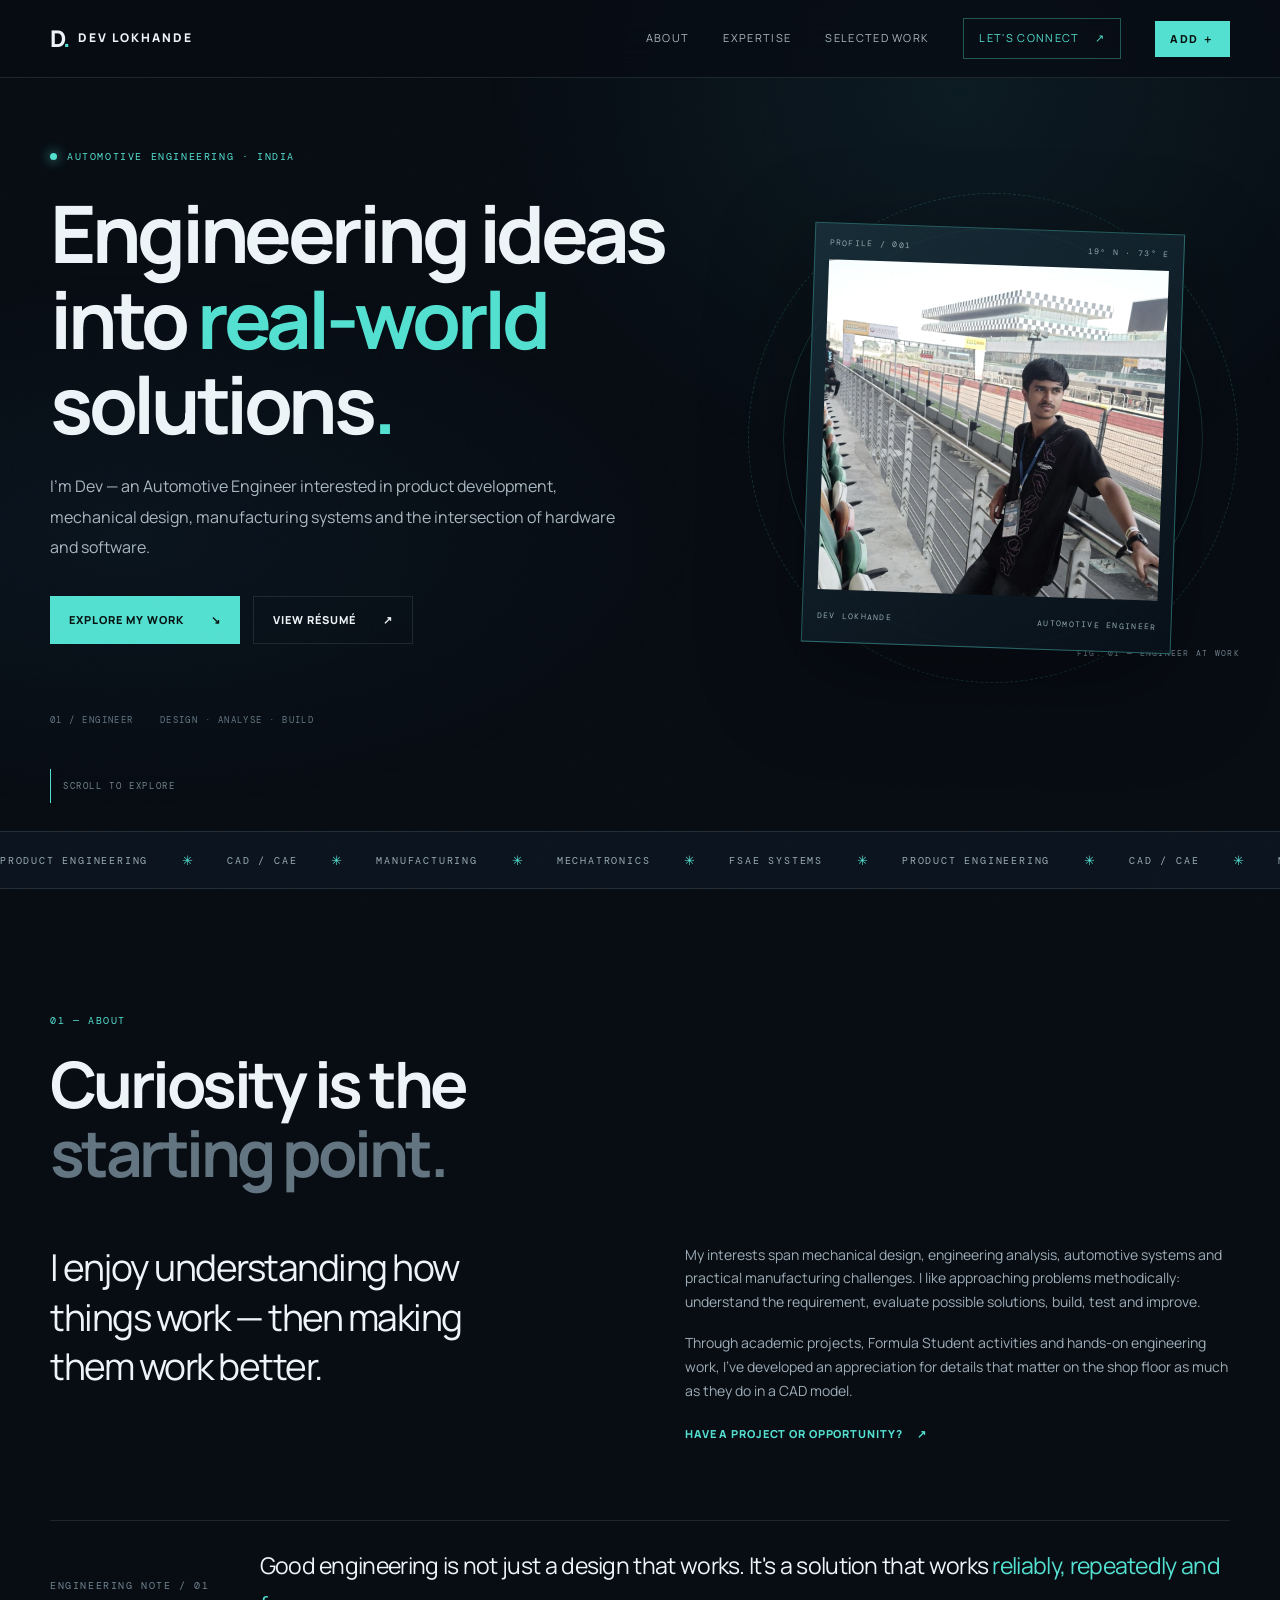
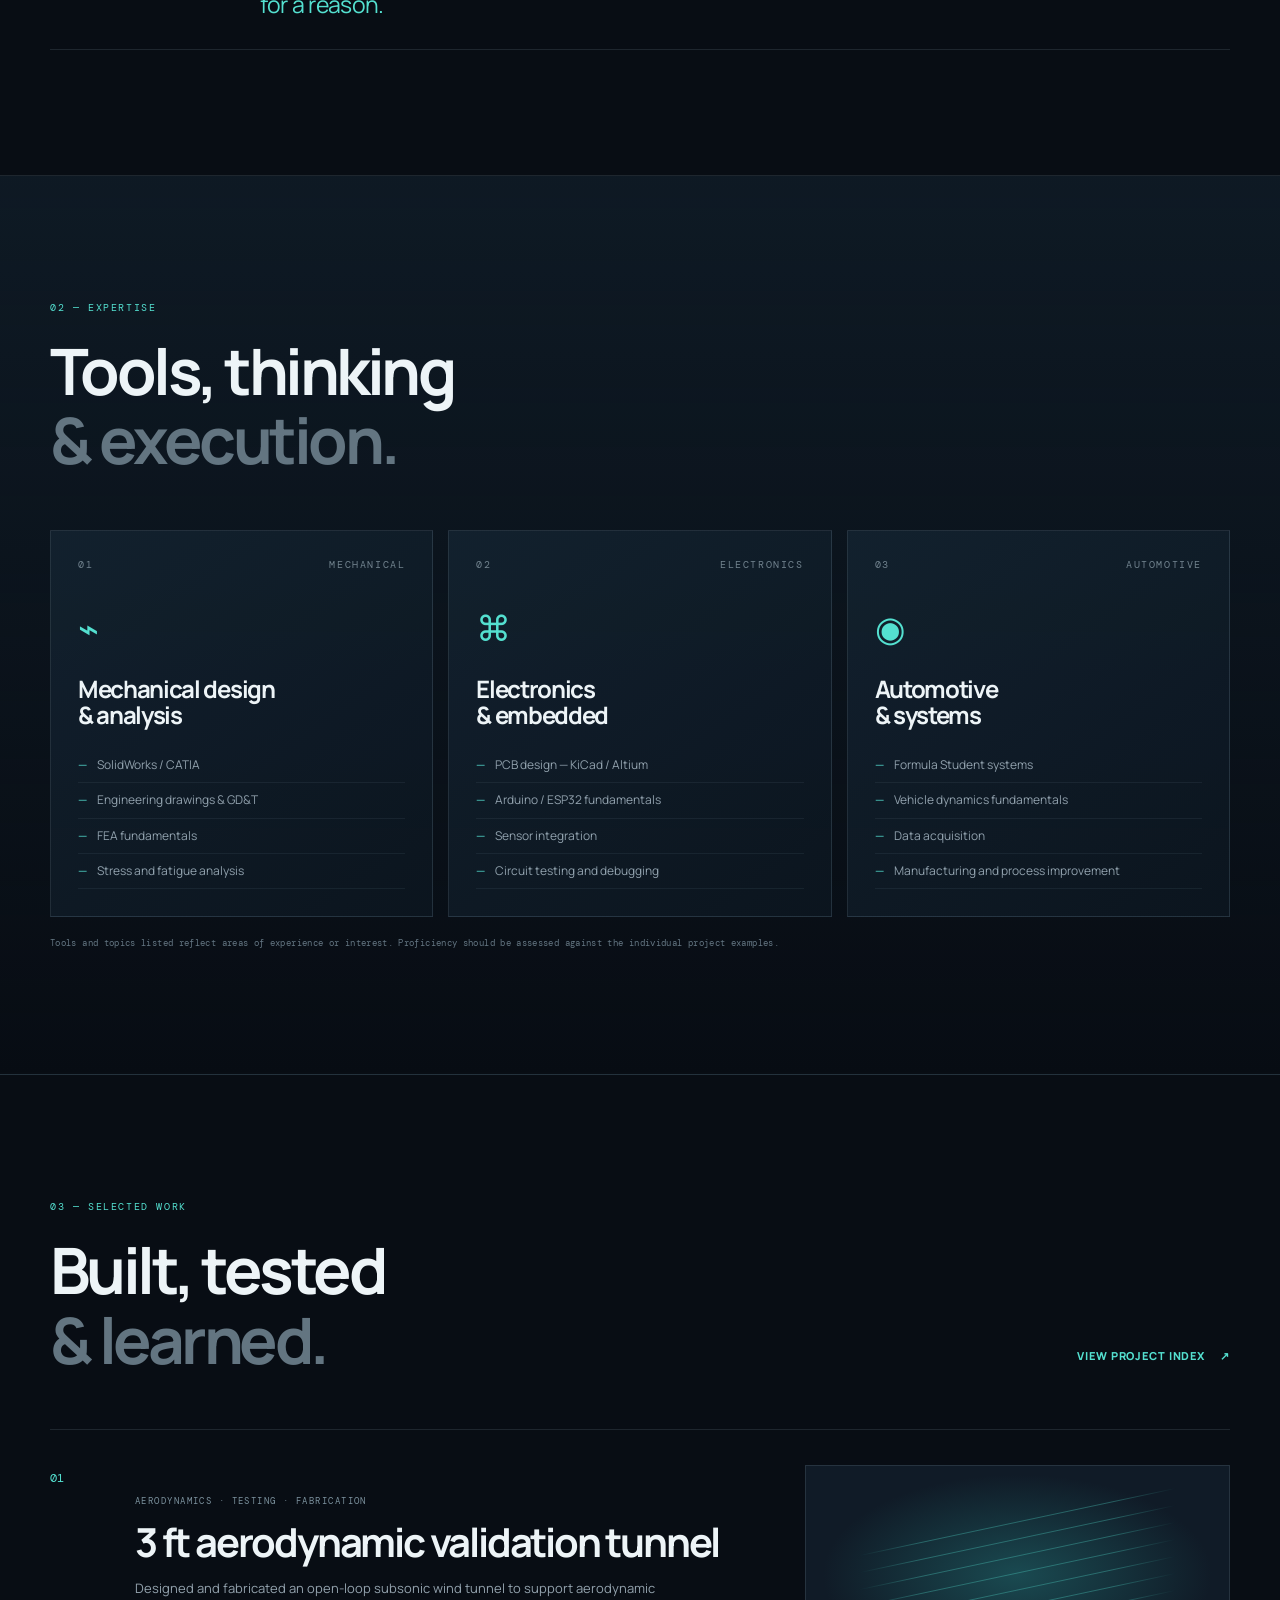
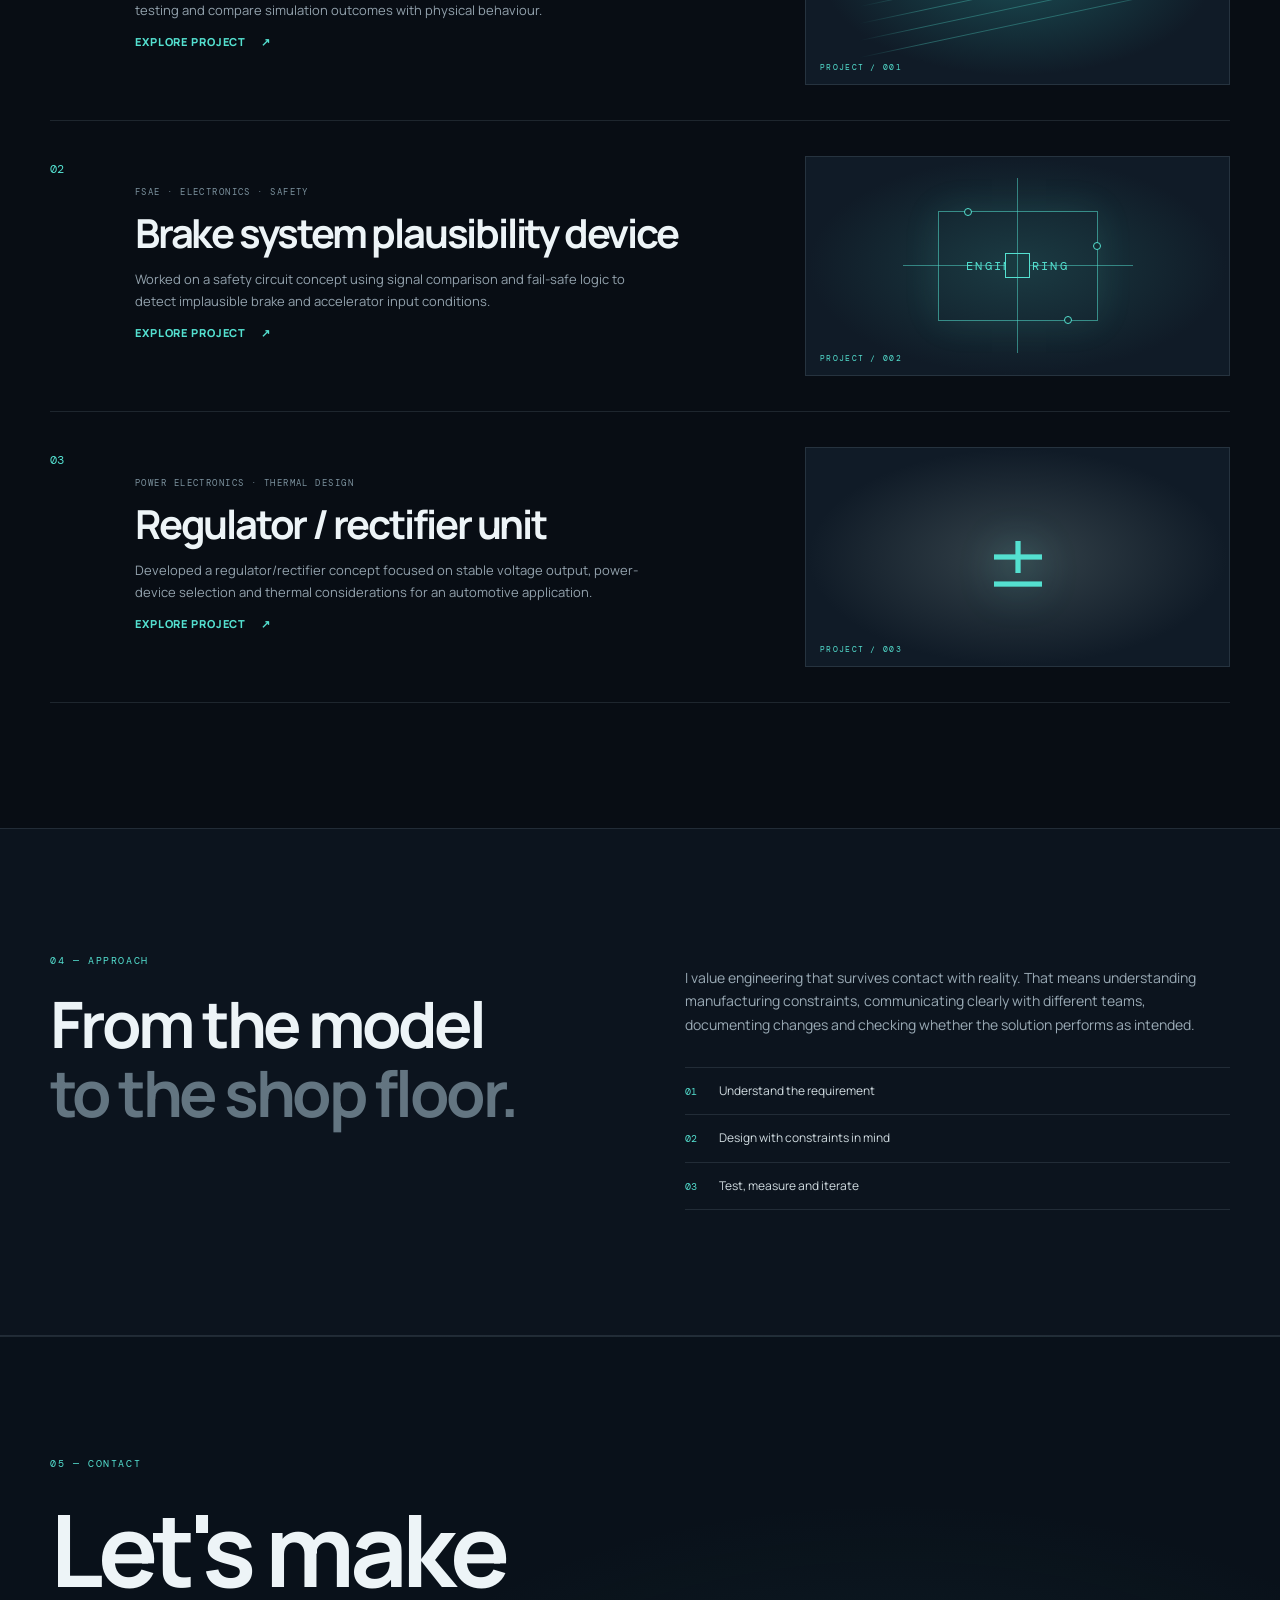
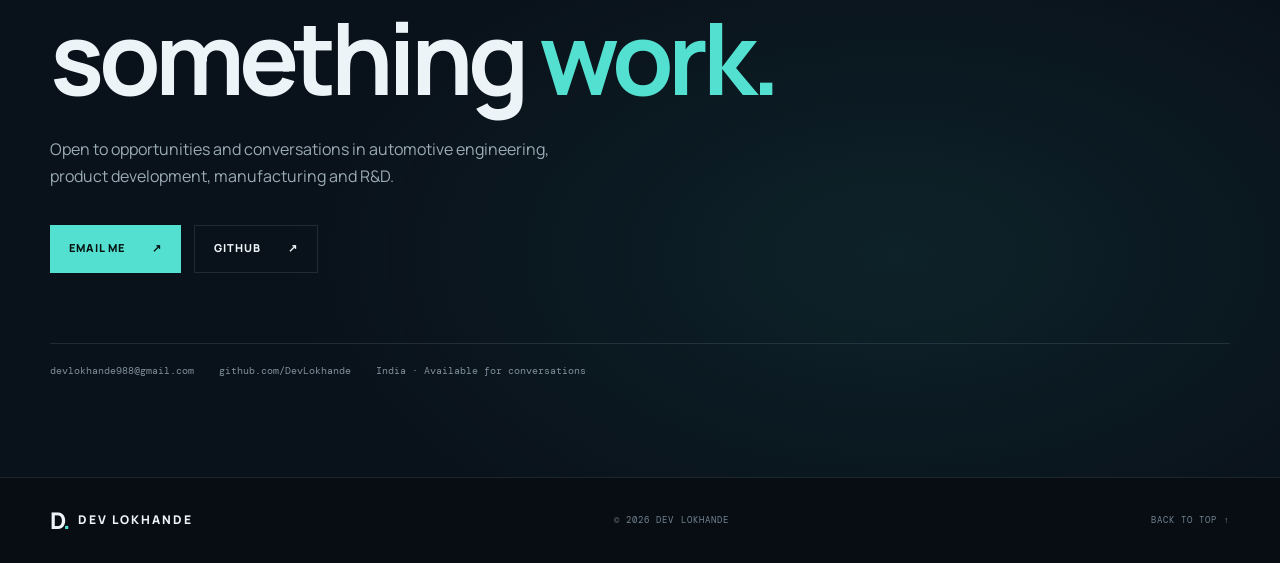
<file: index.html>
<!DOCTYPE html>
<html lang="en">
<head>
  <meta charset="UTF-8">
  <meta name="viewport" content="width=device-width, initial-scale=1.0">
  <meta name="theme-color" content="#080d14">
  <meta name="description" content="Dev Lokhande — Automotive Engineer focused on product engineering, CAD/CAE, mechatronics and manufacturing systems.">
  <title>Dev Lokhande | Automotive & Product Engineer</title>
  <link rel="preconnect" href="https://fonts.googleapis.com">
  <link rel="preconnect" href="https://fonts.gstatic.com" crossorigin>
  <link href="https://fonts.googleapis.com/css2?family=DM+Mono:wght@400;500&family=Manrope:wght@400;500;600;700;800&display=swap" rel="stylesheet">
  <link rel="stylesheet" href="style.css">
  <script src="script.js" defer></script>
  <script src="projects-public.js" defer></script>
</head>
<body>
  <div class="noise" aria-hidden="true"></div>
  <header class="site-header" id="top">
    <a class="brand" href="#top" aria-label="Dev Lokhande home"><span class="brand-mark">D<span>.</span></span><span>DEV LOKHANDE</span></a>
    <button class="menu-toggle" aria-label="Open navigation" aria-expanded="false" aria-controls="site-nav"><span></span><span></span></button>
    <nav class="site-nav" id="site-nav">
      <a href="#about">About</a><a href="#expertise">Expertise</a><a href="#work">Selected work</a><a href="#contact" class="nav-cta">Let's connect <span>↗</span></a>
    <div class="add-menu"><button class="add-nav" type="button" aria-expanded="false">ADD <span>＋</span></button><div class="add-menu-items"><a href="admin.html#projects">Add Projects</a><a href="admin.html#cv">Add CV</a></div></div></nav>
  </header>

  <main>
    <section class="hero shell">
      <div class="hero-copy reveal">
        <p class="eyebrow"><span class="status-dot"></span> AUTOMOTIVE ENGINEERING · INDIA</p>
        <h1>Engineering ideas<br>into <span class="accent-text">real-world</span><br>solutions<span class="hero-period">.</span></h1>
        <p class="hero-intro">I'm Dev — an Automotive Engineer interested in product development, mechanical design, manufacturing systems and the intersection of hardware and software.</p>
        <div class="hero-actions">
          <a class="button button-primary" href="#work">Explore my work <span>↘</span></a>
          <a class="button button-ghost" id="cv-link" href="Dev_Lokhande_CV.pdf" target="_blank" rel="noopener">View résumé <span>↗</span></a>
        </div>
        <div class="hero-meta"><span>01 / ENGINEER</span><span>DESIGN · ANALYSE · BUILD</span></div>
      </div>
      <div class="hero-visual reveal reveal-delay">
        <div class="visual-frame">
          <div class="frame-top"><span>PROFILE / 001</span><span>19° N · 73° E</span></div>
          <img src="myphoto.jpeg" alt="Portrait of Dev Lokhande" class="profile-photo" onerror="this.style.display='none';this.nextElementSibling.style.display='grid'">
          <div class="photo-fallback"><span>DL</span><small>ADD YOUR PHOTO<br>AS myphoto.jpeg</small></div>
          <div class="image-caption"><span>DEV LOKHANDE</span><span>AUTOMOTIVE ENGINEER</span></div>
        </div>
        <div class="orbit orbit-one"></div><div class="orbit orbit-two"></div>
        <span class="visual-index">FIG. 01 — ENGINEER AT WORK</span>
      </div>
      <a class="scroll-cue" href="#about"><span></span> SCROLL TO EXPLORE</a>
    </section>

    <section class="ticker" aria-label="Areas of interest"><div class="ticker-track">
      <span>PRODUCT ENGINEERING</span><i>✳</i><span>CAD / CAE</span><i>✳</i><span>MANUFACTURING</span><i>✳</i><span>MECHATRONICS</span><i>✳</i><span>FSAE SYSTEMS</span><i>✳</i>
      <span>PRODUCT ENGINEERING</span><i>✳</i><span>CAD / CAE</span><i>✳</i><span>MANUFACTURING</span><i>✳</i><span>MECHATRONICS</span><i>✳</i><span>FSAE SYSTEMS</span><i>✳</i>
    </div></section>

    <section class="section shell" id="about">
      <div class="section-heading reveal"><p class="eyebrow">01 — ABOUT</p><h2>Curiosity is the<br><span class="muted">starting point.</span></h2></div>
      <div class="about-layout">
        <p class="about-lead reveal">I enjoy understanding how things work — then making them work better.</p>
        <div class="about-body reveal reveal-delay">
          <p>My interests span mechanical design, engineering analysis, automotive systems and practical manufacturing challenges. I like approaching problems methodically: understand the requirement, evaluate possible solutions, build, test and improve.</p>
          <p>Through academic projects, Formula Student activities and hands-on engineering work, I've developed an appreciation for details that matter on the shop floor as much as they do in a CAD model.</p>
          <a class="text-link" href="#contact">Have a project or opportunity? <span>↗</span></a>
        </div>
      </div>
      <div class="principle-strip reveal"><span class="principle-number">ENGINEERING NOTE / 01</span><p>Good engineering is not just a design that works. It's a solution that works <em>reliably, repeatedly and for a reason.</em></p></div>
    </section>

    <section class="section expertise-section" id="expertise">
      <div class="shell">
        <div class="section-heading reveal"><p class="eyebrow">02 — EXPERTISE</p><h2>Tools, thinking<br><span class="muted">&amp; execution.</span></h2></div>
        <div class="expertise-grid">
          <article class="expertise-card reveal"><div class="card-top"><span>01</span><span>MECHANICAL</span></div><div class="line-icon">⌁</div><h3>Mechanical design<br>&amp; analysis</h3><ul><li>SolidWorks / CATIA</li><li>Engineering drawings &amp; GD&amp;T</li><li>FEA fundamentals</li><li>Stress and fatigue analysis</li></ul></article>
          <article class="expertise-card reveal reveal-delay"><div class="card-top"><span>02</span><span>ELECTRONICS</span></div><div class="line-icon">⌘</div><h3>Electronics<br>&amp; embedded</h3><ul><li>PCB design — KiCad / Altium</li><li>Arduino / ESP32 fundamentals</li><li>Sensor integration</li><li>Circuit testing and debugging</li></ul></article>
          <article class="expertise-card reveal reveal-delay-2"><div class="card-top"><span>03</span><span>AUTOMOTIVE</span></div><div class="line-icon">◉</div><h3>Automotive<br>&amp; systems</h3><ul><li>Formula Student systems</li><li>Vehicle dynamics fundamentals</li><li>Data acquisition</li><li>Manufacturing and process improvement</li></ul></article>
        </div>
        <p class="fine-print">Tools and topics listed reflect areas of experience or interest. Proficiency should be assessed against the individual project examples.</p>
      </div>
    </section>

    <section class="section shell" id="work">
      <div class="work-heading reveal"><div class="section-heading"><p class="eyebrow">03 — SELECTED WORK</p><h2>Built, tested<br><span class="muted">&amp; learned.</span></h2></div><a class="text-link all-projects-link" href="projects.html">View project index <span>↗</span></a></div>
      <div class="project-list" id="featured-projects"><p class="projects-loading">Loading selected projects…</p></div>
    </section>

    <section class="section experience-section">
      <div class="shell experience-layout">
        <div class="section-heading reveal"><p class="eyebrow">04 — APPROACH</p><h2>From the model<br><span class="muted">to the shop floor.</span></h2></div>
        <div class="experience-copy reveal reveal-delay"><p>I value engineering that survives contact with reality. That means understanding manufacturing constraints, communicating clearly with different teams, documenting changes and checking whether the solution performs as intended.</p><div class="approach-list"><div><span>01</span> Understand the requirement</div><div><span>02</span> Design with constraints in mind</div><div><span>03</span> Test, measure and iterate</div></div></div>
      </div>
    </section>

    <section class="contact-section" id="contact"><div class="shell contact-inner reveal">
      <p class="eyebrow">05 — CONTACT</p><h2>Let's make<br>something <span class="accent-text">work.</span></h2>
      <p class="contact-copy">Open to opportunities and conversations in automotive engineering, product development, manufacturing and R&amp;D.</p>
      <div class="contact-actions"><a class="button button-primary" href="mailto:devlokhande988@gmail.com">Email me <span>↗</span></a><a class="button button-ghost" href="https://github.com/DevLokhande" target="_blank" rel="noopener">GitHub <span>↗</span></a></div>
      <div class="contact-details"><a href="mailto:devlokhande988@gmail.com">devlokhande988@gmail.com</a><a href="https://github.com/DevLokhande" target="_blank" rel="noopener">github.com/DevLokhande</a><span>India · Available for conversations</span></div>
    </div></section>
  </main>
  <footer class="site-footer"><div class="shell"><a class="brand" href="#top"><span class="brand-mark">D<span>.</span></span><span>DEV LOKHANDE</span></a><span>© <span id="year"></span> DEV LOKHANDE</span><a href="#top">BACK TO TOP ↑</a></div></footer>
</body>
</html>
</file>
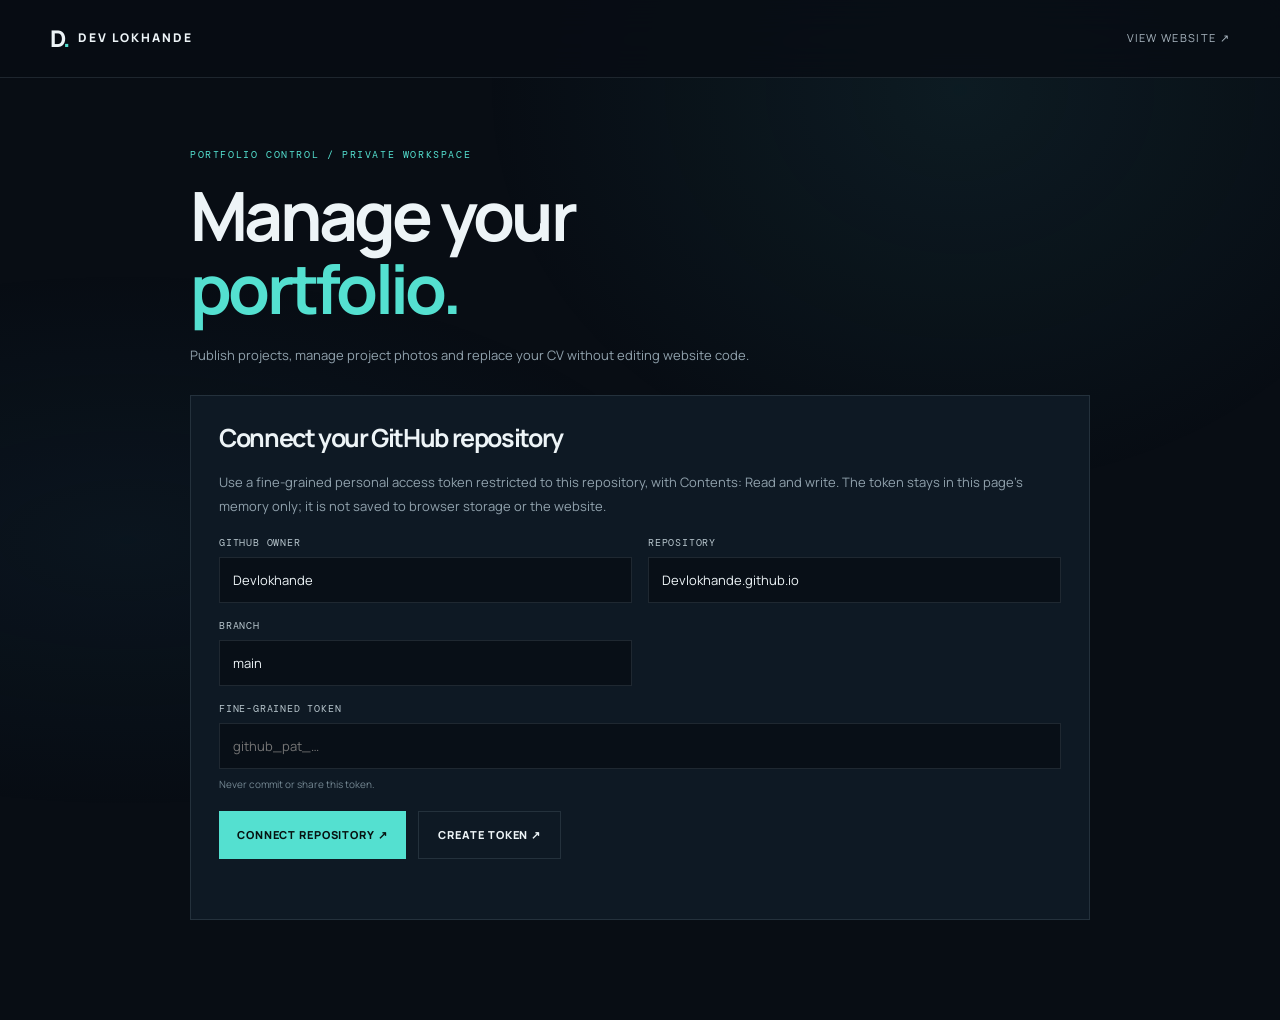
<file: admin.html>
<!doctype html>
<html lang="en"><head><meta charset="utf-8"><meta name="viewport" content="width=device-width,initial-scale=1"><meta name="robots" content="noindex,nofollow"><meta name="theme-color" content="#080d14"><title>Portfolio CMS | Dev Lokhande</title><link rel="preconnect" href="https://fonts.googleapis.com"><link rel="preconnect" href="https://fonts.gstatic.com" crossorigin><link href="https://fonts.googleapis.com/css2?family=DM+Mono:wght@400;500&family=Manrope:wght@400;500;600;700;800&display=swap" rel="stylesheet"><link rel="stylesheet" href="style.css"><style>
.admin{max-width:900px;margin:70px auto 100px;width:calc(100% - 40px)}.admin h1{font-size:clamp(42px,7vw,68px);margin:18px 0}.admin .lead,.hint{color:#91a2ad;font-size:13px;line-height:1.8}.panel{margin-top:28px;padding:28px;border:1px solid var(--line);background:#0e1924}.panel h2{font-size:25px;margin:0 0 20px}.grid{display:grid;grid-template-columns:1fr 1fr;gap:16px}.field{display:grid;gap:8px;color:#b7c5cc;font:10px var(--mono);letter-spacing:.08em;text-transform:uppercase}.field.full{grid-column:1/-1}.field input,.field textarea{width:100%;padding:13px;background:#080f17;border:1px solid var(--line);color:#edf4f7;font:13px var(--font);outline:none}.field input:focus,.field textarea:focus{border-color:var(--accent)}.field small{color:#748792;font:10px var(--font);letter-spacing:0;text-transform:none}.actions{display:flex;gap:12px;flex-wrap:wrap;margin-top:20px}.admin button{border:0;cursor:pointer}.admin-btn{padding:13px 18px;background:var(--accent);color:#071311;font-weight:800;font-size:11px;letter-spacing:.08em;text-transform:uppercase}.admin-btn.alt{background:transparent;border:1px solid var(--line);color:#dce7eb}.admin-btn:disabled{opacity:.5;cursor:wait}.status{font:11px var(--mono);color:var(--accent);margin-top:14px;min-height:18px}.status.error{color:#ff9b9b}.tabs{display:flex;gap:8px;margin-top:32px}.tabs button{padding:12px 16px;background:#101b27;color:#aab8c1;font:11px var(--mono);cursor:pointer}.tabs button.active{background:var(--accent);color:#071311}.project-item{padding:15px 0;border-bottom:1px solid var(--line);display:flex;justify-content:space-between;gap:15px;align-items:center}.project-item p{color:#8496a1;font:10px var(--mono);margin-top:5px}.project-item button{background:none;color:var(--accent);font:10px var(--mono);margin-left:12px}.project-item button.del{color:#ff9b9b}.check{display:flex;gap:10px;align-items:center;color:#b7c5cc;font-size:12px;margin-top:15px}.existing{display:flex;gap:10px;flex-wrap:wrap;margin-top:10px}.existing label{font-size:10px;color:#aab8c1}.existing img{width:90px;height:70px;object-fit:cover;display:block;margin-bottom:5px}.admin-note{border-left:2px solid var(--accent);padding:12px 16px;margin-top:25px;color:#8799a4;font-size:11px;line-height:1.8}.hidden{display:none!important}@media(max-width:600px){.admin{margin-top:40px}.panel{padding:18px}.grid{grid-template-columns:1fr}.field.full{grid-column:auto}.project-item{align-items:flex-start;flex-direction:column}}
</style></head><body>
<header class="site-header"><a class="brand" href="index.html"><span class="brand-mark">D<span>.</span></span><span>DEV LOKHANDE</span></a><nav class="site-nav" style="display:flex"><a href="index.html">VIEW WEBSITE ↗</a></nav></header>
<main class="admin"><p class="eyebrow">PORTFOLIO CONTROL / PRIVATE WORKSPACE</p><h1>Manage your<br><span class="accent-text">portfolio.</span></h1><p class="lead">Publish projects, manage project photos and replace your CV without editing website code.</p>
<section class="panel" id="connect"><h2>Connect your GitHub repository</h2><p class="hint">Use a fine-grained personal access token restricted to this repository, with Contents: Read and write. The token stays in this page's memory only; it is not saved to browser storage or the website.</p><div class="grid" style="margin-top:18px"><label class="field">GitHub owner<input id="owner" value="Devlokhande"></label><label class="field">Repository<input id="repo" value="Devlokhande.github.io"></label><label class="field">Branch<input id="branch" value="main"></label><label class="field full">Fine-grained token<input id="token" type="password" autocomplete="off" placeholder="github_pat_…"><small>Never commit or share this token.</small></label></div><div class="actions"><button class="admin-btn" id="connectBtn">Connect repository ↗</button><a class="button button-ghost" href="https://github.com/settings/personal-access-tokens/new" target="_blank" rel="noopener">Create token ↗</a></div><p class="status" id="connectStatus" role="status"></p></section>
<div id="workspace" class="hidden"><div class="tabs"><button class="active" data-tab="projects">ADD / MANAGE PROJECTS</button><button data-tab="cv">ADD CV</button></div>
<section class="panel" id="projectsPanel"><h2 id="formTitle">Add a project</h2><form id="projectForm"><input type="hidden" id="editId"><div class="grid">
<label class="field">Project title<input id="title" required maxlength="100"></label><label class="field">Category / tags<input id="category" maxlength="120" placeholder="DESIGN · CAD · TESTING"></label>
<label class="field full">Short description<textarea id="summary" rows="3" required maxlength="500"></textarea></label><label class="field full">Objective<textarea id="objective" rows="2" maxlength="600"></textarea></label><label class="field full">Your contribution<textarea id="contribution" rows="2" maxlength="600"></textarea></label><label class="field full">Technical details / results<textarea id="details" rows="4" maxlength="1500"></textarea></label><label class="field full">Project photos<input id="photos" type="file" accept="image/jpeg,image/png,image/webp" multiple><small>JPG, PNG or WebP; maximum 8 MB per photo.</small></label>
<div class="field full hidden" id="existingWrap">Existing photos — tick photos to remove<div id="existing" class="existing"></div></div></div><label class="check"><input id="featured" type="checkbox" checked> Show this project in Selected Work on the homepage</label><div class="actions"><button class="admin-btn" id="saveProject" type="submit">Publish project ↗</button><button class="admin-btn alt hidden" id="cancelEdit" type="button">Cancel edit</button></div></form><p class="status" id="projectStatus" role="status"></p><h2 style="margin-top:35px">Published projects</h2><div id="projectList"></div></section>
<section class="panel hidden" id="cvPanel"><h2>Replace your CV</h2><p class="hint">Upload a PDF. It replaces Dev_Lokhande_CV.pdf, so your existing résumé button keeps working.</p><label class="field" style="margin-top:18px">Latest CV (PDF)<input id="cvFile" type="file" accept="application/pdf,.pdf"><small>Maximum 12 MB.</small></label><p class="hint" id="cvCurrent" style="margin-top:15px"></p><div class="actions"><button class="admin-btn" id="uploadCV" disabled>Replace current CV ↗</button></div><p class="status" id="cvStatus" role="status"></p></section>
<div class="admin-note">Changes are committed directly to your public GitHub repository. GitHub Pages may take a few minutes to publish them. Photos and your CV are public website files — do not upload confidential material. Disconnect or close this tab when finished.</div><div class="actions"><button class="admin-btn alt" id="disconnect">Disconnect</button></div></div>
</main><script>
(function(){
'use strict';
const $=id=>document.getElementById(id), API='https://api.github.com';
let token='',owner='',repo='',branch='main',projects=[];
const DATA='data/projects.json',CV='Dev_Lokhande_CV.pdf',MAX_IMAGE=8*1024*1024,MAX_CV=12*1024*1024;
function status(id,msg,error){$(id).textContent=msg;$(id).classList.toggle('error',!!error)}
function url(path){return API+'/repos/'+encodeURIComponent(owner)+'/'+encodeURIComponent(repo)+'/contents/'+path.split('/').map(encodeURIComponent).join('/')}
async function request(path,method,body,query){const r=await fetch(url(path)+(query||''),{method:method||'GET',headers:{Accept:'application/vnd.github+json',Authorization:'Bearer '+token,'X-GitHub-Api-Version':'2022-11-28',...(body?{'Content-Type':'application/json'}:{})},...(body?{body:JSON.stringify(body)}:{})});const d=await r.json().catch(()=>({}));if(!r.ok){if(r.status===401)throw Error('Token rejected. Check its expiry.');if(r.status===403)throw Error('Access denied. Give this token Contents: Read and write access to this repository.');throw Error(d.message||('GitHub error '+r.status))}return d}
async function get(path){try{return await request(path,'GET',null,'?ref='+encodeURIComponent(branch))}catch(e){if(/not found/i.test(e.message))return null;throw e}}
function text64(s){return btoa(unescape(encodeURIComponent(s)))}
async function file64(file){const a=new Uint8Array(await file.arrayBuffer());let s='';for(let i=0;i<a.length;i+=0x8000)s+=String.fromCharCode.apply(null,a.subarray(i,i+0x8000));return btoa(s)}
async function put(path,content,msg,sha){const body={message:msg,content,branch};if(sha)body.sha=sha;return request(path,'PUT',body)}
function decode(s){return decodeURIComponent(escape(atob(s.replace(/\n/g,''))))}
function slug(s){return s.toLowerCase().normalize('NFKD').replace(/[^a-z0-9]+/g,'-').replace(/^-|-$/g,'').slice(0,50)||'project'}
function safe(s){return s.toLowerCase().replace(/[^a-z0-9.-]+/g,'-').slice(-80)||'photo'}
async function load(){const f=await get(DATA);if(!f){projects=[];await put(DATA,text64('[]'),'Initialize portfolio projects')}else projects=JSON.parse(decode(f.content));render();const cv=await get(CV);$('cvCurrent').textContent=cv?'Current CV: '+CV+' is present in the repository.':'No CV file found yet.'}
async function saveData(msg){const f=await get(DATA);await put(DATA,text64(JSON.stringify(projects,null,2)),msg,f&&f.sha)}
function esc(s){return String(s||'').replace(/[&<>"']/g,c=>({'&':'&amp;','<':'&lt;','>':'&gt;','"':'&quot;',"'":'&#39;'}[c]))}
function render(){$('projectList').innerHTML=projects.length?projects.map(p=>'<div class="project-item"><div><strong>'+esc(p.title)+'</strong><p>'+esc(p.category||'PROJECT')+' · '+(p.images||[]).length+' PHOTO(S)'+(p.featured?' · FEATURED':'')+'</p></div><div><button data-edit="'+esc(p.id)+'">EDIT</button><button class="del" data-delete="'+esc(p.id)+'">DELETE</button></div></div>').join(''):'<p class="hint">No projects yet. Add your first project above.</p>'}
function reset(){ $('projectForm').reset();$('editId').value='';$('featured').checked=true;$('formTitle').textContent='Add a project';$('saveProject').textContent='Publish project ↗';$('cancelEdit').classList.add('hidden');$('existingWrap').classList.add('hidden');$('existing').innerHTML=''}
function edit(id){const p=projects.find(x=>x.id===id);if(!p)return;$('editId').value=p.id;['title','category','summary','objective','contribution','details'].forEach(k=>$(k).value=p[k]||'');$('featured').checked=!!p.featured;$('formTitle').textContent='Edit project';$('saveProject').textContent='Save changes ↗';$('cancelEdit').classList.remove('hidden');$('existingWrap').classList.toggle('hidden',!(p.images||[]).length);$('existing').innerHTML=(p.images||[]).map((src,i)=>'<label><img src="'+esc(src)+'" alt="Existing project photo"><input type="checkbox" value="'+i+'"> Remove</label>').join('');$('formTitle').scrollIntoView({behavior:'smooth',block:'center'})}
async function uploadImages(files,id){const paths=[];for(let i=0;i<files.length;i++){const f=files[i];if(!['image/jpeg','image/png','image/webp'].includes(f.type))throw Error(f.name+': use JPG, PNG or WebP.');if(f.size>MAX_IMAGE)throw Error(f.name+': exceeds 8 MB.');const path='uploads/'+id+'-'+Date.now()+'-'+i+'-'+safe(f.name);await put(path,await file64(f),'Add portfolio photo: '+f.name);paths.push(path)}return paths}
async function removeFile(path){const f=await get(path);if(f)await request(path,'DELETE',{message:'Remove portfolio image',sha:f.sha,branch})}
$('connectBtn').addEventListener('click',async()=>{owner=$('owner').value.trim();repo=$('repo').value.trim();branch=$('branch').value.trim()||'main';token=$('token').value.trim();if(!owner||!repo||!token){status('connectStatus','Enter owner, repository and token.',true);return}const b=$('connectBtn');b.disabled=true;b.textContent='Connecting…';try{const r=await fetch(API+'/repos/'+encodeURIComponent(owner)+'/'+encodeURIComponent(repo),{headers:{Accept:'application/vnd.github+json',Authorization:'Bearer '+token}});if(!r.ok)throw Error(r.status===401?'Token rejected.':r.status===403?'Token lacks repository access.':'Repository not found or not accessible.');const meta=await r.json();if(meta.default_branch!==branch)throw Error('Branch mismatch. This repository default branch is '+meta.default_branch+'.');await load();$('connect').classList.add('hidden');$('workspace').classList.remove('hidden');$('token').value=''}catch(e){token='';$('token').value='';status('connectStatus',e.message,true)}finally{b.disabled=false;b.textContent='Connect repository ↗'}});
$('projectForm').addEventListener('submit',async e=>{e.preventDefault();if(!token)return;const b=$('saveProject');b.disabled=true;b.textContent='Publishing…';status('projectStatus','Uploading project data and photos…');try{const old=$('editId').value,title=$('title').value.trim(),id=old||slug(title)+'-'+Date.now().toString().slice(-6),existing=projects.find(p=>p.id===old);let images=[...(existing?.images||[])];const remove=[...$('existing').querySelectorAll('input:checked')].map(x=>+x.value).sort((a,b)=>b-a),removed=remove.map(i=>images[i]);remove.forEach(i=>images.splice(i,1));images.push(...await uploadImages([...$('photos').files],id));const p={id,title,category:$('category').value.trim(),summary:$('summary').value.trim(),objective:$('objective').value.trim(),contribution:$('contribution').value.trim(),details:$('details').value.trim(),images,featured:$('featured').checked};projects=existing?projects.map(x=>x.id===old?p:x):[p,...projects];await saveData((existing?'Update':'Add')+' portfolio project: '+title);for(const path of removed){try{await removeFile(path)}catch(err){console.warn(err)}}render();reset();status('projectStatus','Project saved to GitHub. Website update may take a few minutes.')}catch(err){status('projectStatus',err.message,true)}finally{b.disabled=false;b.textContent= $('editId').value?'Save changes ↗':'Publish project ↗'}});
$('projectList').addEventListener('click',async e=>{const ed=e.target.closest('[data-edit]'),del=e.target.closest('[data-delete]');if(ed)edit(ed.dataset.edit);if(del&&confirm('Delete this project from your public portfolio?')){const p=projects.find(x=>x.id===del.dataset.delete);try{projects=projects.filter(x=>x.id!==del.dataset.delete);await saveData('Delete portfolio project: '+(p?.title||''));for(const path of p?.images||[]){try{await removeFile(path)}catch(err){console.warn(err)}}render();status('projectStatus','Project deleted.')}catch(err){status('projectStatus',err.message,true)}}});
$('cancelEdit').addEventListener('click',reset);
$('cvFile').addEventListener('change',()=>$('uploadCV').disabled=!$('cvFile').files.length);
$('uploadCV').addEventListener('click',async()=>{const f=$('cvFile').files[0];if(!f||!token)return;if(f.size>MAX_CV){status('cvStatus','PDF exceeds 12 MB.',true);return}if(f.type!=='application/pdf'&&!f.name.toLowerCase().endsWith('.pdf')){status('cvStatus','Choose a PDF file.',true);return}const b=$('uploadCV');b.disabled=true;b.textContent='Replacing…';try{const old=await get(CV);await put(CV,await file64(f),'Replace portfolio CV',old&&old.sha);const sf=await get('data/site.json');const settings=sf?JSON.parse(decode(sf.content)):{};settings.cv=CV;settings.cvVersion=Date.now();await put('data/site.json',text64(JSON.stringify(settings)),'Refresh portfolio CV link',sf&&sf.sha);$('cvCurrent').textContent='Current CV: '+CV+' was just replaced.';$('cvFile').value='';status('cvStatus','CV updated. The existing résumé link remains unchanged.')}catch(err){status('cvStatus',err.message,true)}finally{b.textContent='Replace current CV ↗';b.disabled=true}});
document.querySelectorAll('[data-tab]').forEach(b=>b.addEventListener('click',()=>{document.querySelectorAll('[data-tab]').forEach(x=>x.classList.toggle('active',x===b));$('projectsPanel').classList.toggle('hidden',b.dataset.tab!=='projects');$('cvPanel').classList.toggle('hidden',b.dataset.tab!=='cv')}));
if(location.hash==='#cv')document.querySelector('[data-tab="cv"]')?.click();
$('disconnect').addEventListener('click',()=>{token='';projects=[];$('workspace').classList.add('hidden');$('connect').classList.remove('hidden');status('connectStatus','Disconnected. Token cleared from page memory.')});
})();
</script></body></html>
</file>
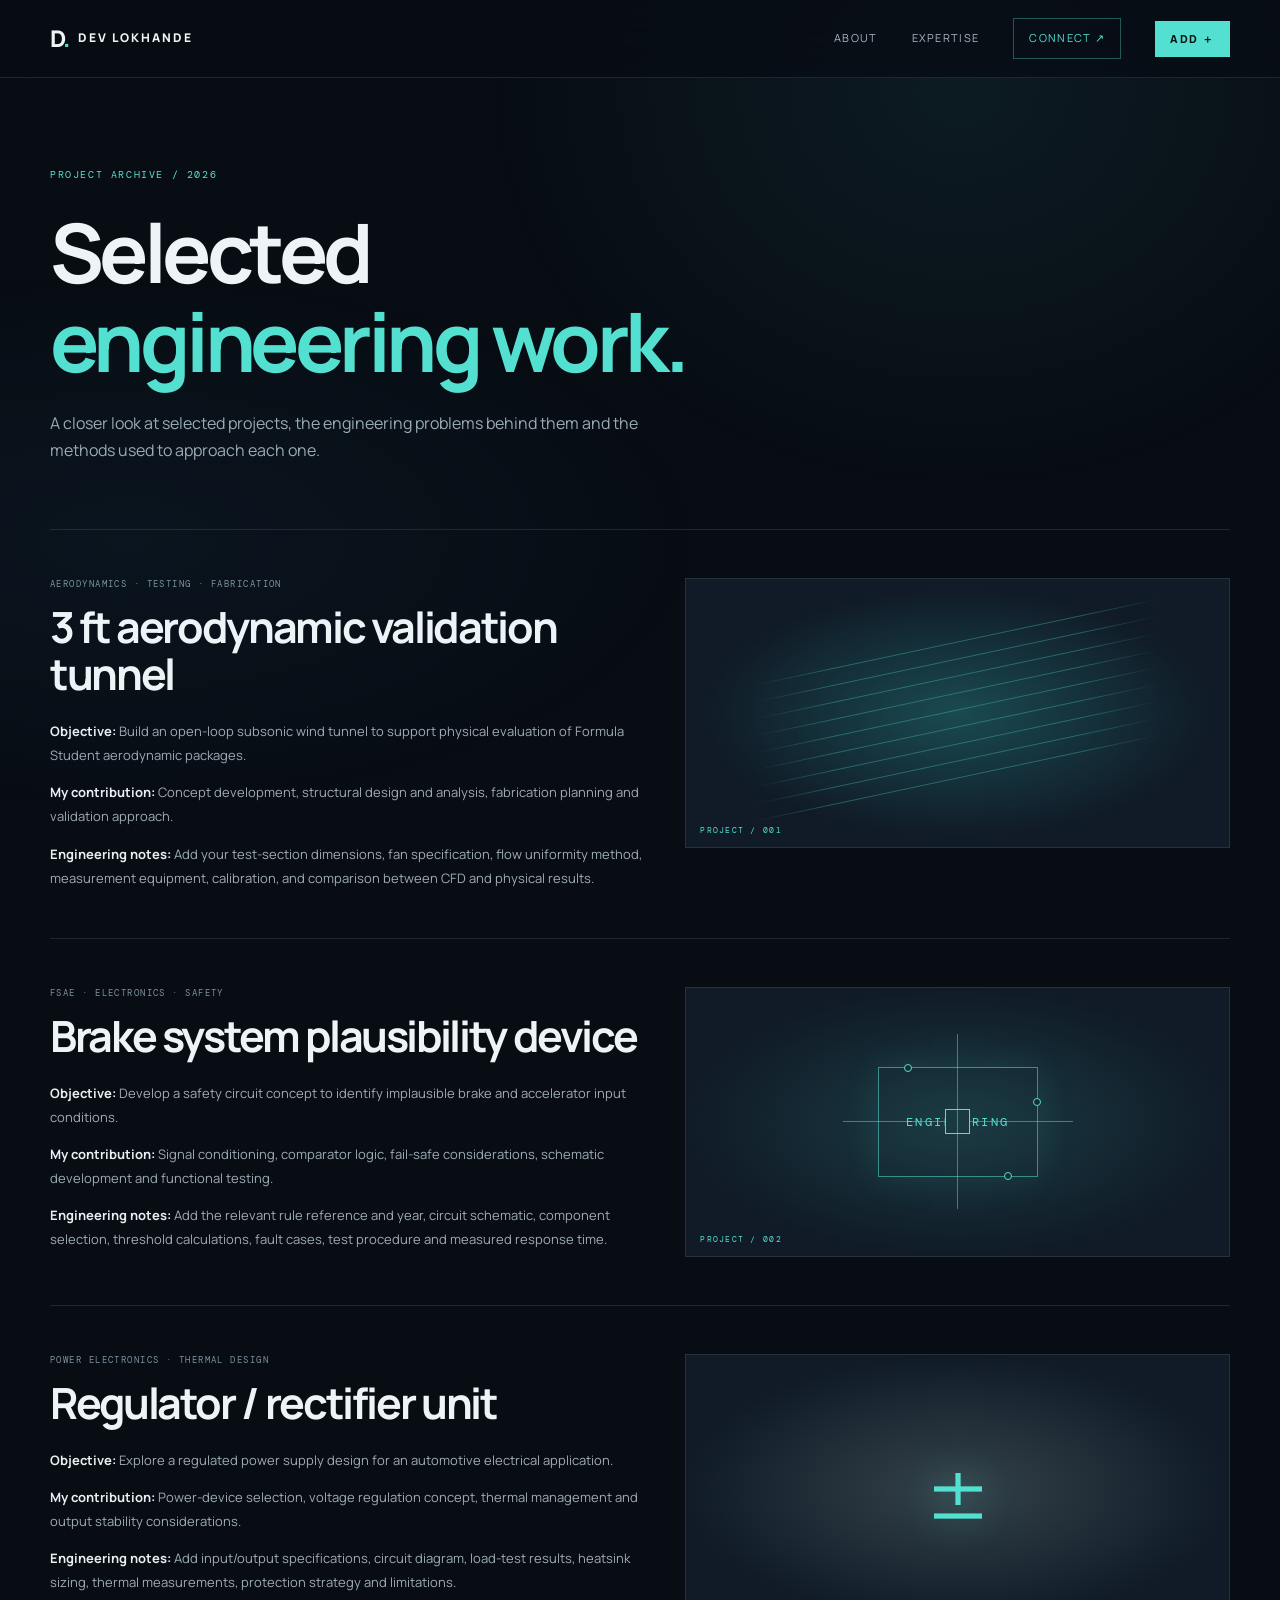
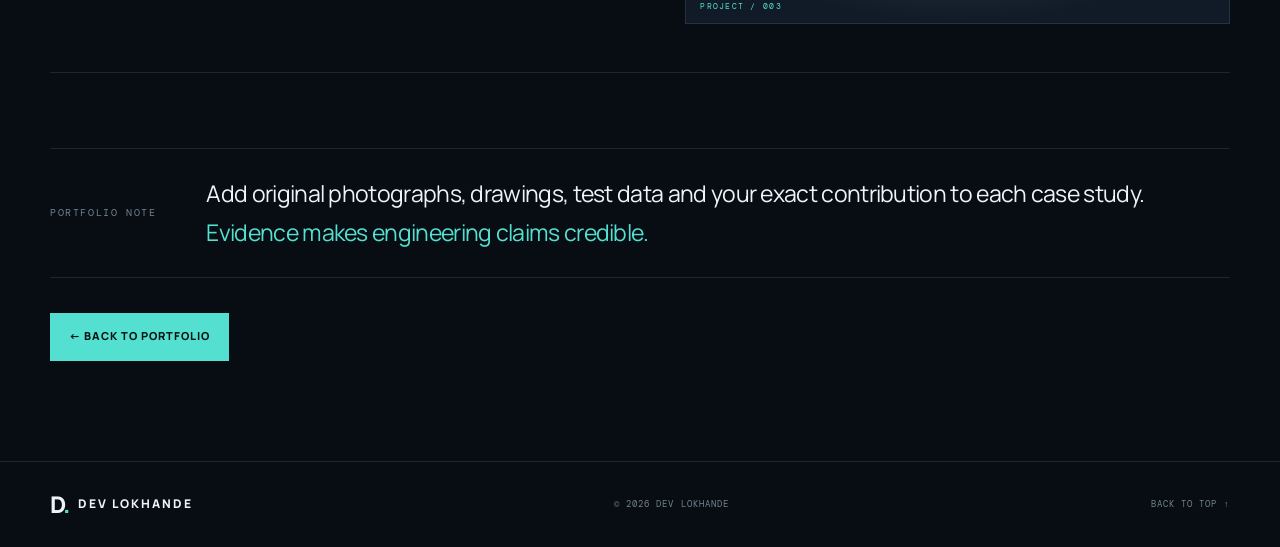
<file: projects.html>
<!DOCTYPE html>
<html lang="en">
<head>
<meta charset="UTF-8"><meta name="viewport" content="width=device-width, initial-scale=1.0">
<meta name="theme-color" content="#080d14"><title>Projects | Dev Lokhande</title>
<link rel="preconnect" href="https://fonts.googleapis.com"><link rel="preconnect" href="https://fonts.gstatic.com" crossorigin>
<link href="https://fonts.googleapis.com/css2?family=DM+Mono:wght@400;500&family=Manrope:wght@400;500;600;700;800&display=swap" rel="stylesheet">
<link rel="stylesheet" href="style.css"><script src="projects-public.js" defer></script>
</head>
<body>
<header class="site-header"><a class="brand" href="index.html"><span class="brand-mark">D<span>.</span></span><span>DEV LOKHANDE</span></a><nav class="site-nav" style="display:flex"><a href="index.html#about">About</a><a href="index.html#expertise">Expertise</a><a href="index.html#contact" class="nav-cta">Connect ↗</a><div class="add-menu"><button class="add-nav" type="button" aria-expanded="false">ADD <span>＋</span></button><div class="add-menu-items"><a href="admin.html#projects">Add Projects</a><a href="admin.html#cv">Add CV</a></div></div></nav></header>
<main class="shell" style="padding-top:90px;padding-bottom:100px">
<p class="eyebrow">PROJECT ARCHIVE / 2026</p><h1 style="font-size:clamp(48px,7vw,82px)">Selected<br><span class="accent-text">engineering work.</span></h1>
<p style="color:#9aabb5;max-width:620px;margin:25px 0 65px">A closer look at selected projects, the engineering problems behind them and the methods used to approach each one.</p>
<div id="all-projects" class="cms-project-grid"><p class="projects-loading">Loading project archive…</p></div>
<div class="principle-strip"><span class="principle-number">PORTFOLIO NOTE</span><p>Add original photographs, drawings, test data and your exact contribution to each case study. <em>Evidence makes engineering claims credible.</em></p></div>
<a class="button button-primary" href="index.html#work" style="margin-top:35px">← Back to portfolio</a>
</main>
<footer class="site-footer"><div class="shell"><a class="brand" href="index.html"><span class="brand-mark">D<span>.</span></span><span>DEV LOKHANDE</span></a><span>© <span id="year">2026</span> DEV LOKHANDE</span><a href="#">BACK TO TOP ↑</a></div></footer>
</body></html>
</file>
<file: style.css>
/* DEV LOKHANDE — portfolio system */
:root{--bg:#080d14;--bg-soft:#0d1520;--panel:#101b27;--panel-2:#142331;--text:#edf4f7;--muted:#8b9aa6;--line:rgba(183,210,222,.13);--accent:#54e0d0;--accent-2:#a2fff0;--font:'Manrope',sans-serif;--mono:'DM Mono',monospace;--max:1180px}
*{box-sizing:border-box;margin:0;padding:0}
html{scroll-behavior:smooth;scroll-padding-top:90px}
body{font-family:var(--font);background:var(--bg);color:var(--text);line-height:1.7;overflow-x:hidden}
body::before{content:"";position:fixed;inset:0;pointer-events:none;z-index:-1;background:radial-gradient(ellipse at 75% 10%,rgba(45,126,135,.13),transparent 35%),radial-gradient(ellipse at 10% 60%,rgba(26,75,103,.13),transparent 35%)}
.noise{position:fixed;inset:0;z-index:10;pointer-events:none;opacity:.025;background-image:url("data:image/svg+xml,%3Csvg viewBox='0 0 180 180' xmlns='http://www.w3.org/2000/svg'%3E%3Cfilter id='n'%3E%3CfeTurbulence type='fractalNoise' baseFrequency='.9' numOctaves='3' stitchTiles='stitch'/%3E%3C/filter%3E%3Crect width='100%25' height='100%25' filter='url(%23n)' opacity='.35'/%3E%3C/svg%3E")}
a{color:inherit;text-decoration:none}button{font:inherit}.shell{width:min(var(--max),calc(100% - 64px));margin-inline:auto}
.site-header{height:78px;padding:0 max(32px,calc((100vw - var(--max))/2));display:flex;align-items:center;justify-content:space-between;position:sticky;top:0;z-index:20;background:rgba(8,13,20,.82);backdrop-filter:blur(18px);border-bottom:1px solid var(--line)}
.brand{display:inline-flex;align-items:center;gap:11px;font-size:12px;font-weight:800;letter-spacing:.16em}.brand-mark{font-size:23px;letter-spacing:-.1em;color:var(--text)}.brand-mark span{color:var(--accent)}
.site-nav{display:flex;align-items:center;gap:34px}.site-nav>a{font-size:11px;letter-spacing:.12em;text-transform:uppercase;color:#aab7c1;transition:color .25s}.site-nav>a:hover,.site-nav>a.active{color:var(--accent)}.site-nav .nav-cta{color:var(--accent);border:1px solid rgba(84,224,208,.35);padding:10px 15px}.nav-cta span{margin-left:12px}
.menu-toggle{display:none;background:none;border:0;color:var(--text)}
.hero{min-height:690px;display:grid;grid-template-columns:1.15fr .85fr;align-items:center;gap:65px;padding-top:72px;padding-bottom:105px;position:relative}
.eyebrow,.project-type,.hero-meta,.frame-top,.image-caption,.visual-index,.principle-number,.card-top,.fine-print,.project-art>span{font:10px var(--mono);letter-spacing:.16em;color:var(--accent)}
.eyebrow{display:flex;align-items:center;gap:10px}.status-dot{width:7px;height:7px;border-radius:50%;background:var(--accent);box-shadow:0 0 12px var(--accent);animation:pulse 2s infinite}
h1,h2,h3{letter-spacing:-.055em;line-height:1.08}h1{font-size:clamp(48px,6.2vw,82px);font-weight:700;margin:27px 0 24px}h2{font-size:clamp(40px,5vw,64px);font-weight:700;margin-top:22px}.accent-text{color:var(--accent)}.hero-period{color:var(--accent)}
.hero-intro{max-width:570px;color:#a9b7c1;font-size:16px;line-height:1.9}.hero-actions,.contact-actions{display:flex;gap:13px;flex-wrap:wrap;margin-top:34px}
.button{min-height:48px;padding:12px 19px;display:inline-flex;align-items:center;gap:27px;font-size:11px;font-weight:800;letter-spacing:.09em;text-transform:uppercase;transition:transform .25s,background .25s,border-color .25s}.button:hover{transform:translateY(-3px)}.button-primary{background:var(--accent);color:#071311}.button-primary:hover{background:var(--accent-2)}.button-ghost{border:1px solid var(--line);color:var(--text)}.button-ghost:hover{border-color:var(--accent);color:var(--accent)}
.hero-meta{display:flex;gap:26px;margin-top:70px;color:#657784;font-size:9px}
.hero-visual{position:relative;min-height:440px;display:grid;place-items:center}.visual-frame{width:min(100%,370px);height:420px;position:relative;padding:14px;border:1px solid rgba(84,224,208,.35);background:linear-gradient(145deg,rgba(27,51,62,.8),rgba(9,17,26,.9));box-shadow:0 30px 100px rgba(0,0,0,.35);z-index:2;transform:rotate(2deg);transition:transform .5s}.visual-frame:hover{transform:rotate(0) translateY(-5px)}.frame-top,.image-caption{display:flex;justify-content:space-between;font-size:8px;color:#92aaaF}.profile-photo{width:100%;height:330px;object-fit:cover;object-position:center 35%;margin-top:12px;filter:saturate(.75) contrast(1.05)}.photo-fallback{display:none;height:330px;margin-top:12px;place-items:center;align-content:center;gap:12px;background:linear-gradient(145deg,#1a3941,#0b141e);color:var(--accent)}.photo-fallback span{font-size:100px;font-weight:800;letter-spacing:-.1em}.photo-fallback small{text-align:center;font:9px var(--mono);letter-spacing:.15em}.image-caption{padding-top:13px}.orbit{position:absolute;border:1px solid rgba(84,224,208,.18);border-radius:50%;width:420px;height:420px;animation:orbit 24s linear infinite}.orbit-two{width:490px;height:490px;border-style:dashed;animation-direction:reverse;animation-duration:38s}.visual-index{position:absolute;right:-10px;bottom:0;color:#71838e;font-size:8px}.scroll-cue{position:absolute;bottom:28px;left:0;font:9px var(--mono);letter-spacing:.18em;color:#72838d;display:flex;align-items:center;gap:12px}.scroll-cue span{height:34px;width:1px;background:var(--accent)}
.ticker{overflow:hidden;border-block:1px solid var(--line);background:rgba(16,27,39,.6);padding:17px 0}.ticker-track{display:flex;align-items:center;justify-content:space-around;gap:34px;min-width:max-content;animation:marquee 32s linear infinite}.ticker span{font:10px var(--mono);letter-spacing:.18em;color:#9aabb5}.ticker i{font-style:normal;color:var(--accent);font-size:13px}
.section{padding-top:125px;padding-bottom:125px}.section-heading .eyebrow{display:block}.muted{color:#637581}.about-layout{display:grid;grid-template-columns:1fr 1fr;gap:90px;margin-top:55px}.about-lead{font-size:clamp(24px,3vw,37px);line-height:1.35;letter-spacing:-.04em;max-width:450px}.about-body{color:#9eacb6;font-size:14px}.about-body p+p{margin-top:17px}.text-link{display:inline-flex;align-items:center;gap:15px;margin-top:23px;color:var(--accent);font-size:11px;font-weight:800;letter-spacing:.08em;text-transform:uppercase}.text-link span{transition:transform .2s}.text-link:hover span{transform:translate(4px,-4px)}
.principle-strip{margin-top:75px;border-block:1px solid var(--line);padding:25px 0;display:flex;align-items:center;gap:50px}.principle-number{white-space:nowrap;color:#6f828e}.principle-strip p{font-size:clamp(17px,2vw,23px);letter-spacing:-.03em}.principle-strip em{color:var(--accent);font-style:normal}
.expertise-section{background:linear-gradient(180deg,rgba(17,31,43,.72),rgba(8,13,20,0));border-block:1px solid var(--line)}.expertise-grid{display:grid;grid-template-columns:repeat(3,1fr);gap:15px;margin-top:55px}.expertise-card{background:linear-gradient(145deg,rgba(20,35,49,.85),rgba(12,22,32,.85));border:1px solid var(--line);padding:27px;min-height:335px;transition:transform .3s,border-color .3s}.expertise-card:hover{transform:translateY(-7px);border-color:rgba(84,224,208,.5)}.card-top{display:flex;justify-content:space-between;color:#71838e}.line-icon{font-size:35px;color:var(--accent);margin:28px 0 18px}.expertise-card h3{font-size:24px;margin-bottom:20px}.expertise-card ul{list-style:none;color:#91a1ad;font-size:12px}.expertise-card li{padding:7px 0;border-bottom:1px solid rgba(183,210,222,.07)}.expertise-card li::before{content:"—";color:var(--accent);margin-right:10px}.fine-print{margin-top:20px;color:#657783;font-size:9px;letter-spacing:.04em}
.work-heading{display:flex;align-items:end;justify-content:space-between}.all-projects-link{margin-bottom:8px}.project-list{margin-top:55px;border-top:1px solid var(--line)}.project-row{display:grid;grid-template-columns:55px 1fr 36%;gap:30px;align-items:center;padding:35px 0;border-bottom:1px solid var(--line)}.project-number{font:12px var(--mono);color:var(--accent);align-self:start;padding-top:5px}.project-type{font-size:9px;color:#7c929e}.project-main h3{font-size:clamp(27px,3.3vw,40px);margin:13px 0}.project-main>p:not(.project-type){max-width:530px;color:#93a2ad;font-size:13px}.project-main .text-link{margin-top:12px}.project-art{height:220px;position:relative;overflow:hidden;background:radial-gradient(ellipse at center,#1a4a51,#101b27 65%);border:1px solid var(--line);display:grid;place-items:center}.project-art>span{position:absolute;left:14px;bottom:12px;font-size:8px}.wind-lines{width:75%;height:60%;background:repeating-linear-gradient(0deg,transparent 0 15px,rgba(84,224,208,.32) 16px,transparent 17px);transform:skewY(-12deg);mask-image:linear-gradient(90deg,transparent,#000 20%,#000 80%,transparent);animation:flow 5s linear infinite}.art-circuit{background:radial-gradient(ellipse at center,#1b3b43,#101b27 70%)}.circuit-board{width:160px;height:110px;border:1px solid rgba(84,224,208,.55);position:relative;display:grid;place-items:center;color:var(--accent);font:12px var(--mono);letter-spacing:.2em;box-shadow:0 0 35px rgba(84,224,208,.1)}.circuit-board::before,.circuit-board::after{content:"";position:absolute;background:var(--accent);opacity:.5}.circuit-board::before{height:1px;width:230px}.circuit-board::after{width:1px;height:175px}.circuit-board i{position:absolute;width:8px;height:8px;border:1px solid var(--accent);border-radius:50%;background:#142b32}.circuit-board i:nth-of-type(1){top:-4px;left:25px}.circuit-board i:nth-of-type(2){bottom:-4px;right:25px}.circuit-board i:nth-of-type(3){top:30px;right:-4px}.circuit-board b{position:absolute;width:25px;height:25px;border:1px solid var(--accent);background:#193a40}.art-power{background:radial-gradient(ellipse at center,#34424a,#101b27 70%)}.power-symbol{font-size:100px;font-weight:300;color:var(--accent);text-shadow:0 0 40px rgba(84,224,208,.4)}
.experience-section{background:#0c141e;border-block:1px solid var(--line)}.experience-layout{display:grid;grid-template-columns:1fr 1fr;gap:90px}.experience-copy{color:#9aaab5;font-size:14px;padding-top:12px}.approach-list{margin-top:30px;border-top:1px solid var(--line)}.approach-list div{padding:13px 0;border-bottom:1px solid var(--line);font-size:12px;color:#d0dbe0}.approach-list span{font:10px var(--mono);color:var(--accent);margin-right:20px}
.contact-section{padding:120px 0 100px;background:radial-gradient(ellipse at 70% 70%,rgba(35,111,111,.18),transparent 48%),#09111a;border-top:1px solid var(--line)}.contact-inner h2{font-size:clamp(55px,8vw,100px);margin-top:25px}.contact-copy{max-width:510px;color:#9aabb5;margin-top:25px}.contact-details{display:flex;flex-wrap:wrap;gap:25px;margin-top:70px;padding-top:20px;border-top:1px solid var(--line);font:10px var(--mono);color:#80919c}.contact-details a:hover{color:var(--accent)}
.site-footer{border-top:1px solid var(--line);padding:23px 0}.site-footer .shell{display:flex;justify-content:space-between;align-items:center}.site-footer>div>span,.site-footer>div>a:last-child{font:9px var(--mono);letter-spacing:.12em;color:#71838e}
.reveal{opacity:0;transform:translateY(24px);transition:opacity .75s ease,transform .75s cubic-bezier(.2,.7,.2,1)}.reveal.is-visible{opacity:1;transform:translateY(0)}.reveal-delay{transition-delay:.15s}.reveal-delay-2{transition-delay:.3s}
@keyframes pulse{50%{box-shadow:0 0 2px var(--accent);opacity:.55}}@keyframes orbit{to{transform:rotate(360deg)}}@keyframes marquee{to{transform:translateX(-50%)}}@keyframes flow{to{background-position:0 34px}}
@media(max-width:900px){.hero{gap:30px}.hero-visual{min-height:370px}.visual-frame{height:365px;width:300px}.profile-photo,.photo-fallback{height:280px}.orbit{width:340px;height:340px}.orbit-two{width:390px;height:390px}.project-row{grid-template-columns:35px 1fr 32%;gap:18px}.project-art{height:190px}.expertise-card{padding:20px}}
@media(max-width:700px){.shell{width:min(100% - 38px,var(--max))}.site-header{height:68px;padding:0 19px}.menu-toggle{display:flex;flex-direction:column;gap:6px;padding:10px}.menu-toggle span{display:block;width:22px;height:1px;background:var(--accent);transition:transform .2s}.menu-toggle[aria-expanded=true] span:first-child{transform:translateY(3.5px) rotate(45deg)}.menu-toggle[aria-expanded=true] span:last-child{transform:translateY(-3.5px) rotate(-45deg)}.site-nav{display:none;position:absolute;top:68px;left:0;right:0;padding:20px;background:rgba(8,13,20,.97);border-bottom:1px solid var(--line);flex-direction:column;align-items:stretch;gap:0}.site-nav.open{display:flex}.site-nav>a{padding:14px 5px;border-bottom:1px solid var(--line)}.site-nav .nav-cta{margin-top:12px;text-align:center;border:1px solid rgba(84,224,208,.35)}
.hero{grid-template-columns:1fr;padding-top:48px;padding-bottom:90px;gap:30px}.hero-copy{order:2}.hero-visual{order:1;min-height:320px}.visual-frame{height:315px;width:250px}.profile-photo,.photo-fallback{height:230px}.photo-fallback span{font-size:75px}.orbit{width:290px;height:290px}.orbit-two{width:320px;height:320px}.visual-index{right:0;bottom:-3px;font-size:7px}.hero h1{font-size:clamp(46px,13vw,67px);margin:20px 0}.hero-intro{font-size:14px}.hero-meta{margin-top:40px}.scroll-cue{display:none}.ticker{padding:13px 0}.section{padding-top:85px;padding-bottom:85px}.about-layout,.experience-layout{grid-template-columns:1fr;gap:25px;margin-top:35px}.about-lead{font-size:28px}.principle-strip{margin-top:45px;display:block}.principle-strip p{margin-top:12px}.expertise-grid{grid-template-columns:1fr;margin-top:35px}.expertise-card{min-height:0}.line-icon{margin:18px 0 10px}.work-heading{align-items:start;gap:10px;flex-direction:column}.all-projects-link{margin-top:5px}.project-list{margin-top:30px}.project-row{grid-template-columns:30px 1fr;gap:12px;padding:28px 0}.project-art{grid-column:2;height:180px;margin-top:8px}.project-main h3{font-size:30px}.experience-layout{gap:20px}.contact-section{padding:85px 0 65px}.contact-inner h2{font-size:62px}.contact-details{flex-direction:column;gap:12px;margin-top:45px}.site-footer .shell{gap:15px;flex-wrap:wrap}.site-footer .brand{font-size:10px}.site-footer>div>span,.site-footer>div>a:last-child{font-size:8px}}
@media(prefers-reduced-motion:reduce){*,*::before,*::after{scroll-behavior:auto!important;animation-duration:.01ms!important;animation-iteration-count:1!important;transition-duration:.01ms!important}.reveal{opacity:1;transform:none}}

/* GitHub CMS additions */
.site-nav .add-nav{color:#071311;background:var(--accent);padding:10px 15px;font-weight:800;letter-spacing:.14em;border:0;cursor:pointer;font:800 11px var(--font)}
.site-nav .add-nav:hover{background:var(--accent-2)}
.add-menu{position:relative}.add-menu-items{display:none;position:absolute;right:0;top:calc(100% + 10px);min-width:160px;padding:7px;background:#101b27;border:1px solid rgba(84,224,208,.3);box-shadow:0 15px 35px rgba(0,0,0,.35);z-index:30}
.add-menu.open .add-menu-items{display:grid}.site-nav .add-menu-items a{padding:11px 12px;color:#d9e5e9;font-size:10px;letter-spacing:.06em;text-transform:uppercase}.site-nav .add-menu-items a:hover{color:var(--accent);background:rgba(84,224,208,.07)}
.projects-loading{padding:28px 0;color:#8fa1ad;font:12px var(--mono)}.cms-project-grid{border-top:1px solid var(--line);margin-top:55px}
.archive-project{padding:48px 0;border-bottom:1px solid var(--line);display:grid;grid-template-columns:1fr .9fr;gap:30px;align-items:start;scroll-margin-top:100px}
.archive-project h2{font-size:clamp(28px,4vw,43px);margin:14px 0 22px}.archive-project-copy>p:not(.project-type){color:#9eacb6;font-size:13px;margin-top:13px;line-height:1.85}.archive-project-copy strong{color:#e6f0f3}.archive-project .project-art{height:270px}
.project-photo-art{padding:0;background:#0c151e}.project-photo-art img{width:100%;height:100%;object-fit:cover;display:block}
.project-gallery{display:grid;grid-template-columns:repeat(2,minmax(0,1fr));gap:10px}.project-gallery img{width:100%;height:190px;object-fit:cover;border:1px solid var(--line)}
@media(max-width:700px){.add-menu{width:100%}.add-menu .add-nav{width:100%;margin-top:12px}.add-menu-items{position:static;margin-top:6px;box-shadow:none}.add-menu.open .add-menu-items{display:grid}.archive-project{grid-template-columns:1fr;gap:20px}.project-gallery img{height:135px}}
</file>
